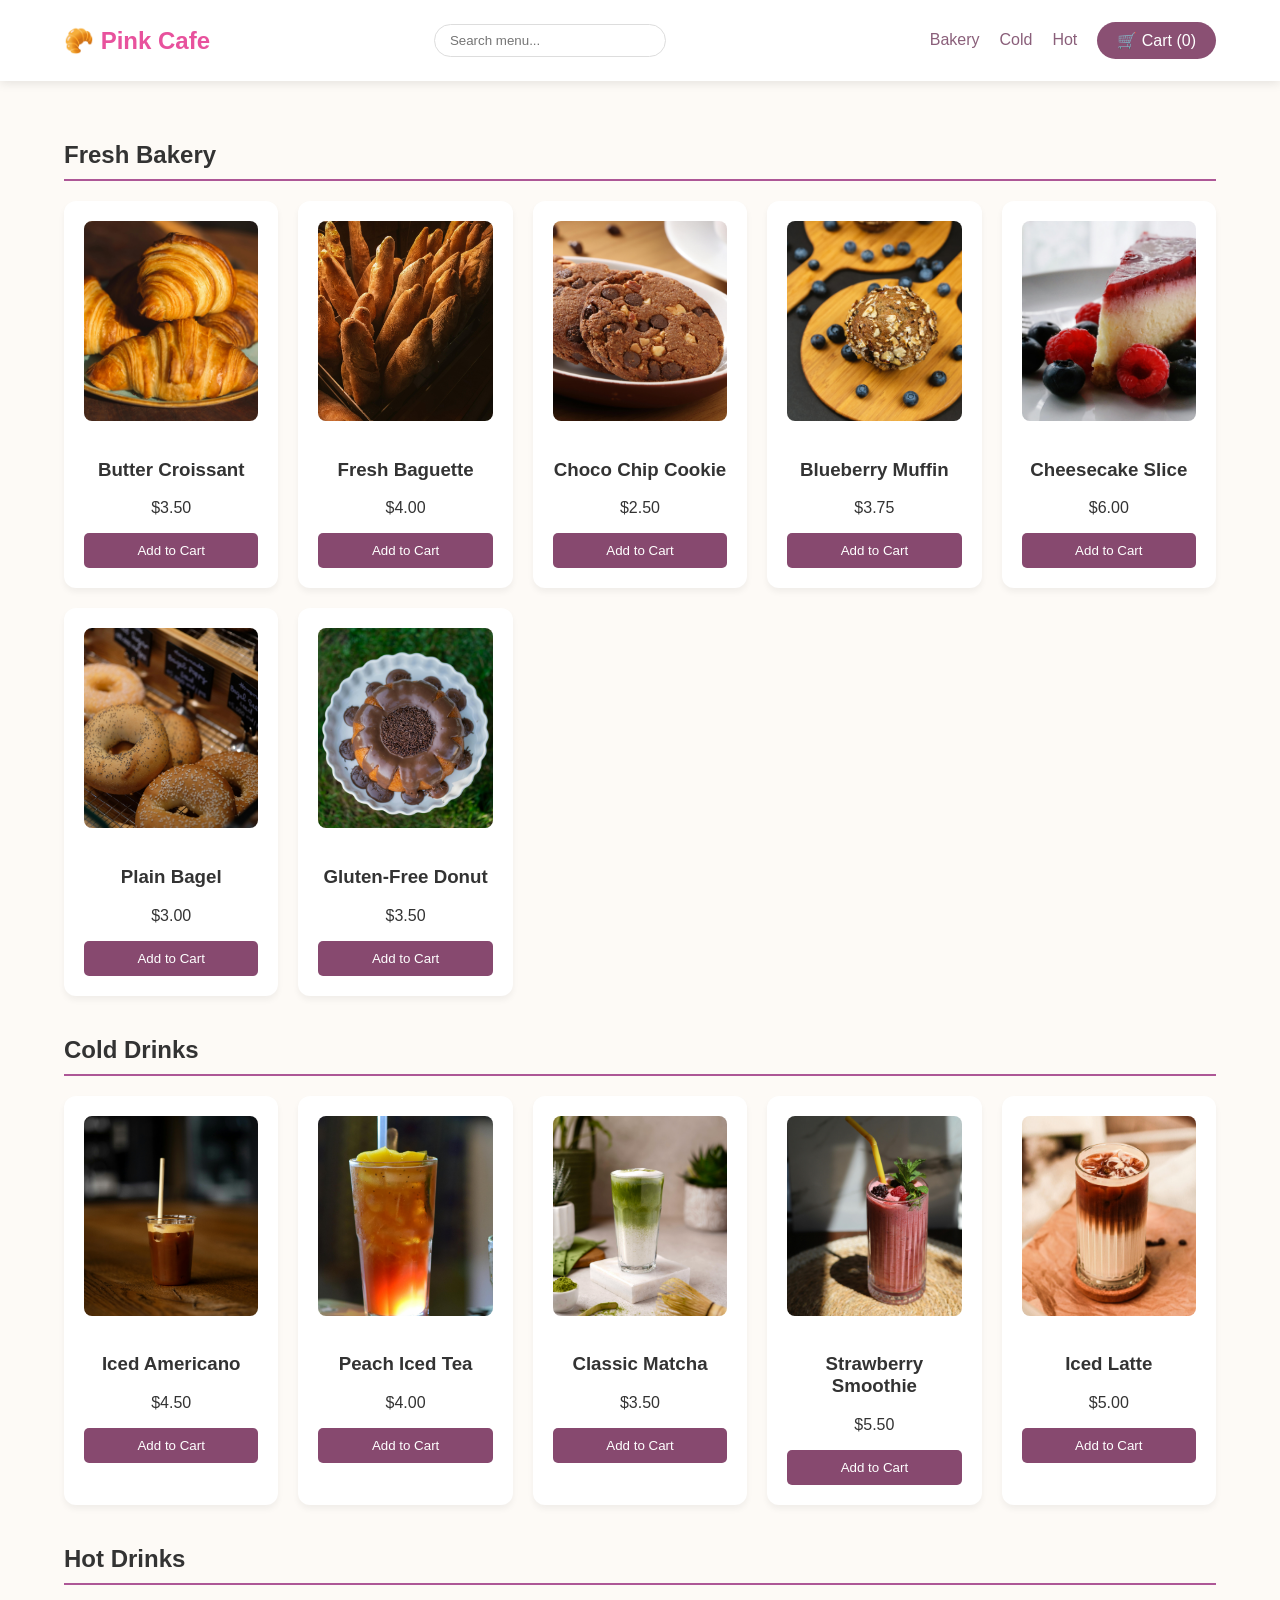
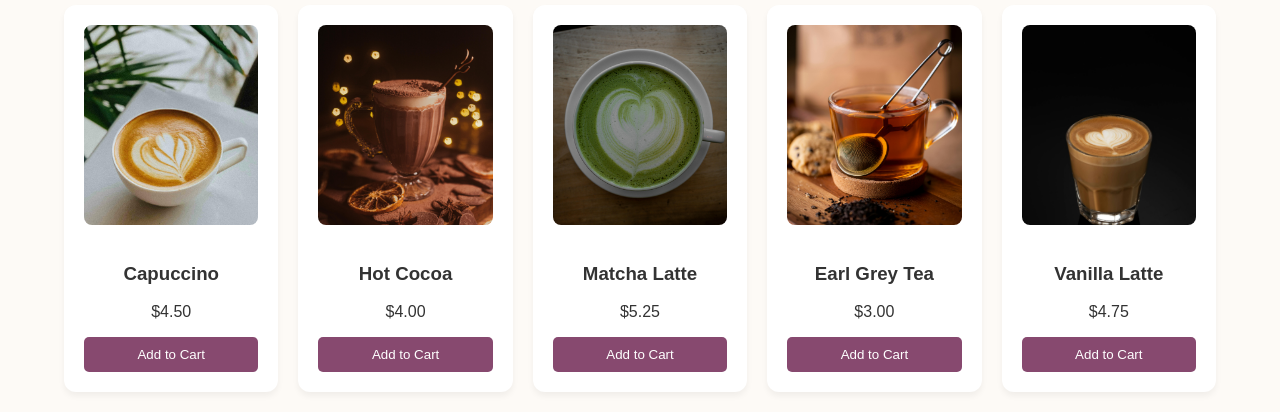
<file: index.html>
<!DOCTYPE html>
<html lang="en">
<head>
    <meta charset="UTF-8">
    <meta name="viewport" content="width=device-width, initial-scale=1.0">
    <title>Pink Cafe | Bakery & Coffee</title>
    <link rel="stylesheet" href="style.css">
    <script src="script.js" defer></script>
</head>
<body>

    <nav class="navbar">
        <div class="logo">🥐 Pink Cafe</div>
        <div class="search-container">
            <input type="text" id="menuSearch" placeholder="Search menu..." onkeyup="filterMenu()">
        </div>
        <ul class="nav-links">
            <li><a href="#bakery">Bakery</a></li>
            <li><a href="#cold-drinks">Cold</a></li>
            <li><a href="#hot-drinks">Hot</a></li>
            <li><a href="cart.html" class="cart-btn">🛒 Cart (<span id="cart-count">0</span>)</a></li>
        </ul>
    </nav>

    <main class="container">
    <!-- BAKERY SECTION (7 ITEMS) -->
    <h2>Fresh Bakery</h2>
    <div class="grid" id="bakery">
        <div class="menu-item">
            <img src="image/croissant.jpg.jpg" alt="Croissant">
            <h3>Butter Croissant</h3>
            <p>$3.50</p>
            <button class="add-btn" data-name="Butter Croissant" data-price="3.50">Add to Cart</button>
        </div>
        <div class="menu-item">
            <img src="image/baguette.jpg.jpg" alt="Baguette">
            <h3>Fresh Baguette</h3>
            <p>$4.00</p>
            <button class="add-btn" data-name="Fresh Baguette" data-price="4.00">Add to Cart</button>
        </div>
        <div class="menu-item">
            <img src="image/cookie.jpg.jpg" alt="Cookie">
            <h3>Choco Chip Cookie</h3>
            <p>$2.50</p>
            <button class="add-btn" data-name="Choco Chip Cookie" data-price="2.50">Add to Cart</button>
        </div>
        <div class="menu-item">
            <img src="image/blueberrymuffin.jpg.jpg" alt="Muffin">
            <h3>Blueberry Muffin</h3>
            <p>$3.75</p>
            <button class="add-btn" data-name="Blueberry Muffin" data-price="3.75">Add to Cart</button>
        </div>
        <div class="menu-item">
            <img src="image/cheesecake;jpg.jpg" alt="Cheesecake">
            <h3>Cheesecake Slice</h3>
            <p>$6.00</p>
            <button class="add-btn" data-name="Cheesecake Slice" data-price="6.00">Add to Cart</button>
        </div>
        <div class="menu-item">
            <img src="image/bagel.jpg.jpg" alt="Bagel">
            <h3>Plain Bagel</h3>
            <p>$3.00</p>
            <button class="add-btn" data-name="Plain Bagel" data-price="3.00">Add to Cart</button>
        </div>
        <div class="menu-item">
            <img src="image/donut.jpg.jpg" alt="Donut">
            <h3>Gluten-Free Donut</h3>
            <p>$3.50</p>
            <button class="add-btn" data-name="Gluten-Free Donut" data-price="3.50">Add to Cart</button>
        </div>
    </div>

    <!-- COLD DRINKS (5 ITEMS) -->
    <h2>Cold Drinks</h2>
    <div class="grid" id="cold-drinks">
        <div class="menu-item">
            <img src="image/americano.jpg.jpg" alt="Iced Coffee">
            <h3>Iced Americano</h3>
            <p>$4.50</p>
            <button class="add-btn" data-name="Iced Americano" data-price="4.50">Add to Cart</button>
        </div>
        <div class="menu-item">
            <img src="image/peach.jpg.jpg" alt="Iced Tea">
            <h3>Peach Iced Tea</h3>
            <p>$4.00</p>
            <button class="add-btn" data-name="Peach Iced Tea" data-price="4.00">Add to Cart</button>
        </div>
        <div class="menu-item">
            <img src="image/icedmatcha.jpg.jpg" alt="Matcha">
            <h3>Classic Matcha</h3>
            <p>$3.50</p>
            <button class="add-btn" data-name="Classic Matcha" data-price="3.50">Add to Cart</button>
        </div>
        <div class="menu-item">
            <img src="image/strawberrysmoothie,jpg.jpg" alt="Smoothie">
            <h3>Strawberry Smoothie</h3>
            <p>$5.50</p>
            <button class="add-btn" data-name="Strawberry Smoothie" data-price="5.50">Add to Cart</button>
        </div>
        <div class="menu-item">
            <img src="image/icedlatte.jpg.jpg" alt="Iced Latte">
            <h3>Iced Latte</h3>
            <p>$5.00</p>
            <button class="add-btn" data-name="Iced Latte" data-price="5.00">Add to Cart</button>
        </div>
    </div>

    <!-- HOT DRINKS (5 ITEMS) -->
    <h2>Hot Drinks</h2>
    <div class="grid" id="hot-drinks">
        <div class="menu-item">
            <img src="image/capuccino.jpg.jpg" alt="Flat White">
            <h3>Capuccino</h3>
            <p>$4.50</p>
            <button class="add-btn" data-name="Capuccino" data-price="4.50">Add to Cart</button>
        </div>
        <div class="menu-item">
            <img src="image/hotchocolate.j[g.jpg" alt="Hot Cocoa">
            <h3>Hot Cocoa</h3>
            <p>$4.00</p>
            <button class="add-btn" data-name="Hot Cocoa" data-price="4.00">Add to Cart</button>
        </div>
        <div class="menu-item">
            <img src="image/matcha.jpg.jpg" alt="Matcha">
            <h3>Matcha Latte</h3>
            <p>$5.25</p>
            <button class="add-btn" data-name="Matcha Latte" data-price="5.25">Add to Cart</button>
        </div>
        <div class="menu-item">
            <img src="image/icedtea.jpg.jpg" alt="Earl Grey">
            <h3>Earl Grey Tea</h3>
            <p>$3.00</p>
            <button class="add-btn" data-name="Earl Grey Tea" data-price="3.00">Add to Cart</button>
        </div>
        <div class="menu-item">
            <img src="image/latte.jpg.jpg" alt="Latte">
            <h3>Vanilla Latte</h3>
            <p>$4.75</p>
            <button class="add-btn" data-name="Vanilla Latte" data-price="4.75">Add to Cart</button>
        </div>
    </div>
</main>


</body>
</html>
</file>
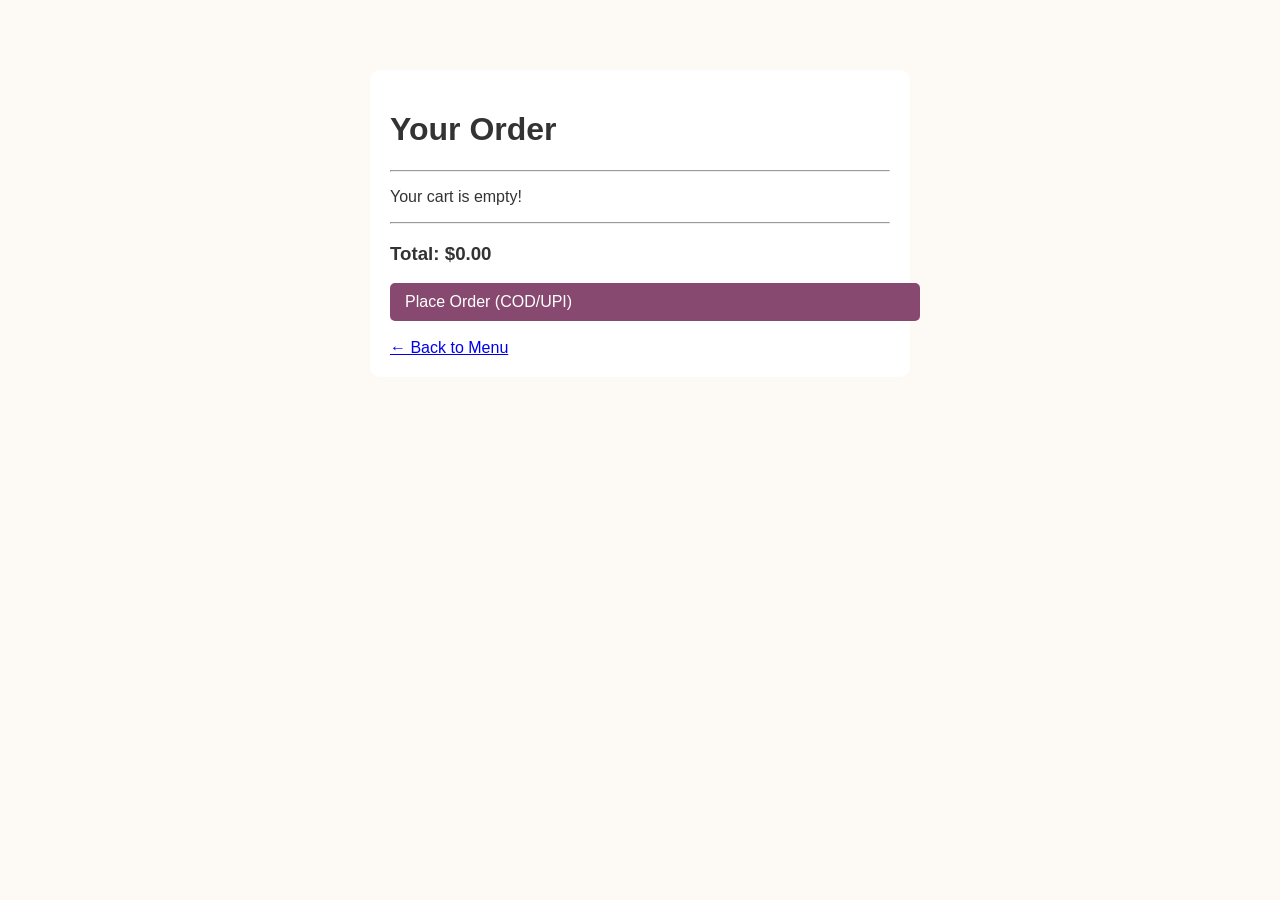
<file: cart.html>
<!DOCTYPE html>
<html>
<head>
    <title>Your Cart</title>
    <link rel="stylesheet" href="style.css">
</head>
<body>
    <div class="container">
        <div class="card" style="max-width: 500px; margin: 50px auto; padding: 20px; background: white; border-radius: 10px;">
            <h1>Your Order</h1>
            <hr>
            <div id="cart-list"></div> <!-- Items will appear here -->
            <hr>
            <h3>Total: $<span id="grand-total">0.00</span></h3>
           <a href="ordersuccess.html" class="add-btn" style="text-decoration: none; display: inline-block;">Place Order (COD/UPI)</a>
            <br><br>
            <a href="index.html">← Back to Menu</a>
        </div>
    </div>

    <script>
        // 1. Load Data
        const cart = JSON.parse(localStorage.getItem("cart")) || [];
        const list = document.getElementById('cart-list');
        let total = 0;

        // 2. Show Data
        if (cart.length === 0) {
            list.innerHTML = "<p>Your cart is empty!</p>";
        } else {
            cart.forEach(item => {
                const subtotal = item.price * item.quantity;
                total += subtotal;
                list.innerHTML += `<p><strong>${item.name}</strong> x ${item.quantity} = $${subtotal.toFixed(2)}</p>`;
            });
        }
        document.getElementById('grand-total').innerText = total.toFixed(2);

        // 3. Move to Success Page
        function processOrder() {
            if (cart.length === 0) return alert("Cart is empty!");
            localStorage.setItem("lastOrderTotal", total.toFixed(2));
            localStorage.removeItem("cart"); // Empty the cart
            window.location.href = "order-success";
        }
    </script>
</body>
</html>
</file>
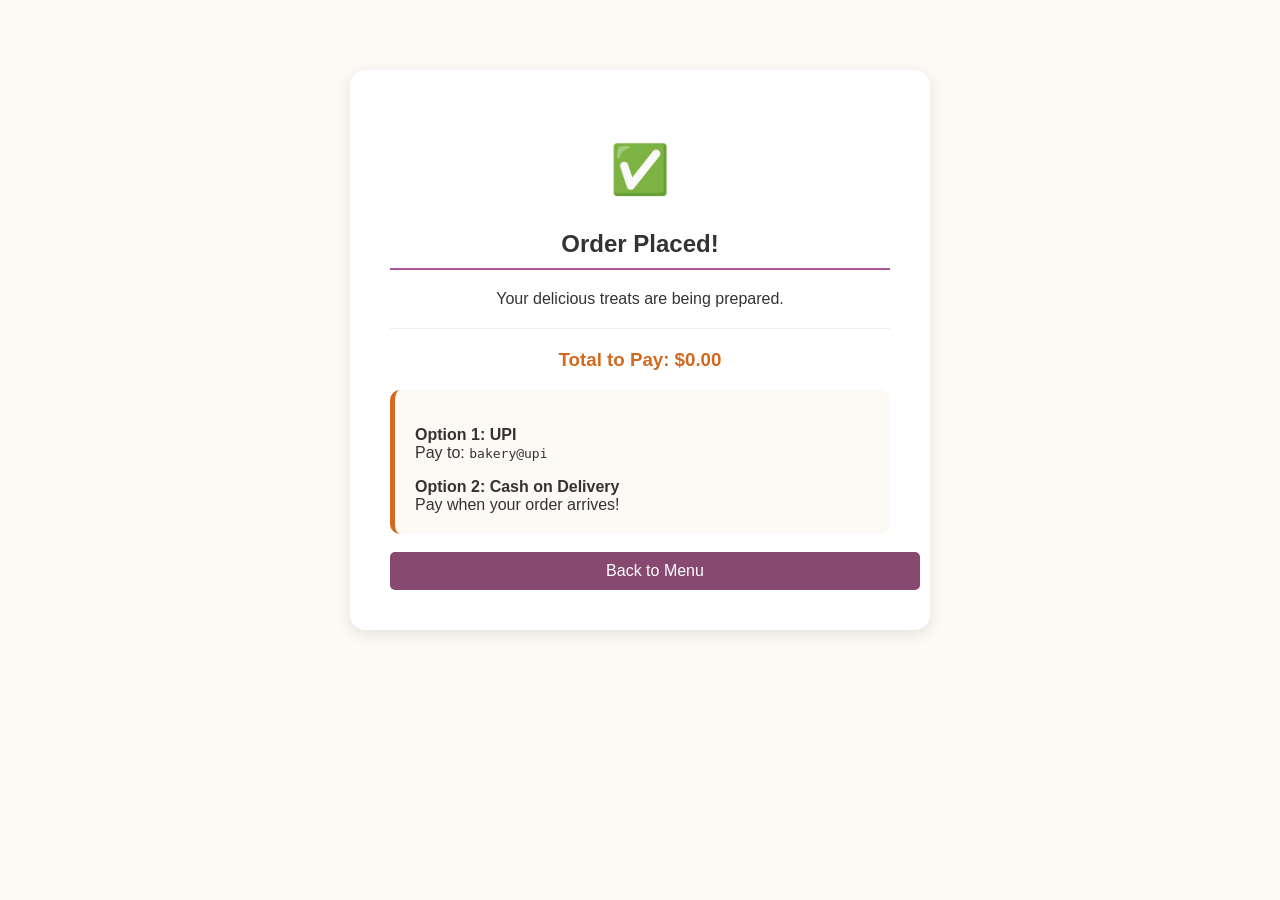
<file: ordersuccess.html>
<!DOCTYPE html>
<html lang="en">
<head>
    <meta charset="UTF-8">
    <title>Order Confirmed | Fresh Bakes</title>
    <link rel="stylesheet" href="style.css">
</head>
<body>
    <div class="container" style="text-align: center; margin-top: 50px;">
        <div class="card" style="max-width: 500px; margin: auto; padding: 40px; background: white; border-radius: 15px; box-shadow: 0 4px 15px rgba(0,0,0,0.1);">
            <h1 style="color: #28a745; font-size: 3rem;">✅</h1>
            <h2 style="margin-top: 0;">Order Placed!</h2>
            <p>Your delicious treats are being prepared.</p>
            <hr style="border: 0; border-top: 1px solid #eee; margin: 20px 0;">
            
            <h3 style="color: #d2691e;">Total to Pay: $<span id="final-amount">0.00</span></h3>
            
            <div style="text-align: left; background: #fdfaf6; padding: 20px; border-radius: 10px; border-left: 5px solid #d2691e;">
                <p><strong>Option 1: UPI</strong><br>Pay to: <code>bakery@upi</code></p>
                <p style="margin-bottom: 0;"><strong>Option 2: Cash on Delivery</strong><br>Pay when your order arrives!</p>
            </div>

            <br>
            <a href="index.html" class="add-btn" style="text-decoration: none; display: block;">Back to Menu</a>
        </div>
    </div>

    <script>
        // This script pulls the total we saved in the previous step
        const amount = localStorage.getItem("lastOrderTotal") || "0.00";
        document.getElementById('final-amount').innerText = amount;
    </script>
    <script>
   // This removes the cart items from the browser's memory
   localStorage.removeItem('cart'); 
   // If your cart uses a different name, like 'cartItems', use that instead.
</script>

</body>
</html>
</file>
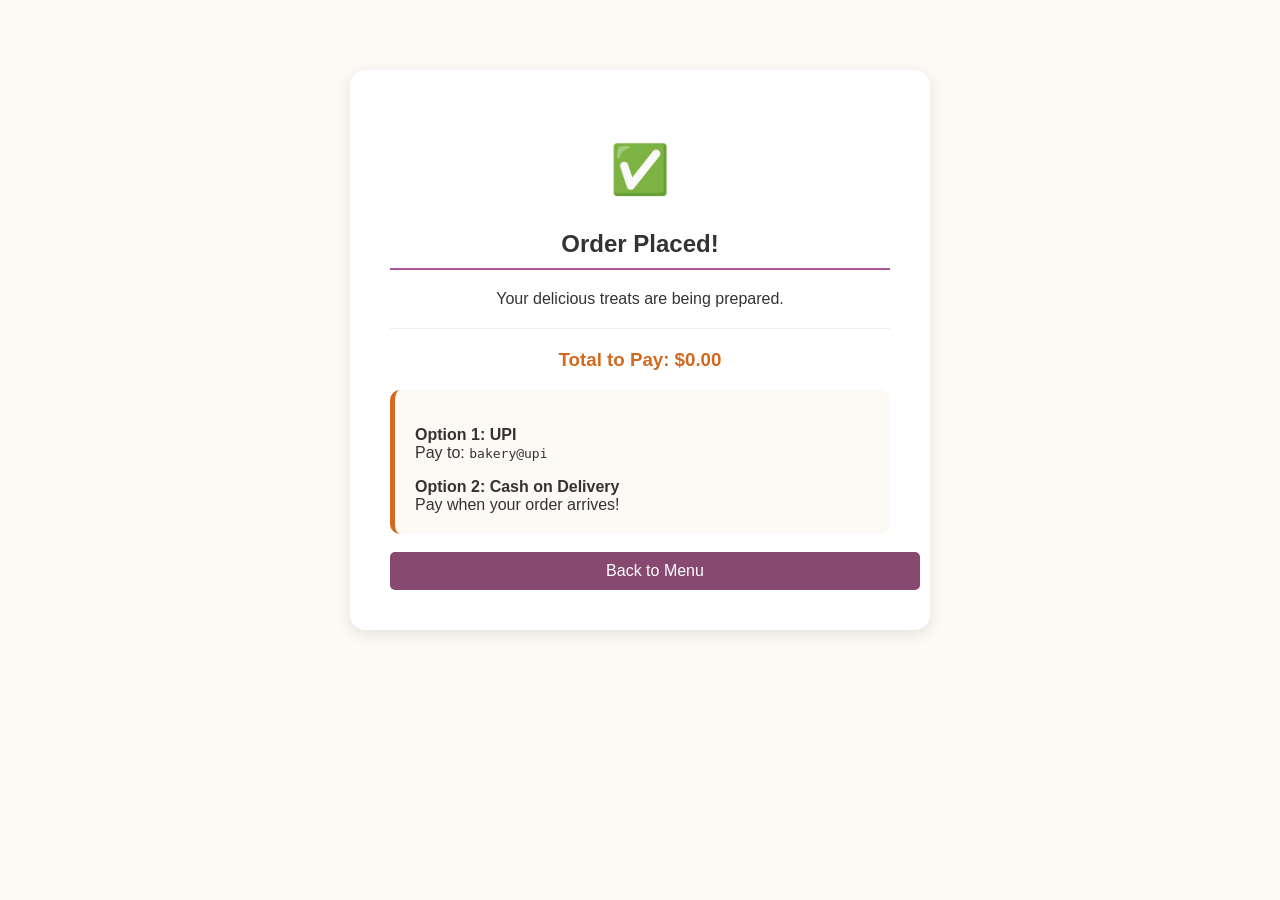
<file: ordersucess.html>
<!DOCTYPE html>
<html lang="en">
<head>
    <meta charset="UTF-8">
    <title>Order Confirmed | Fresh Bakes</title>
    <link rel="stylesheet" href="style.css">
</head>
<body>
    <div class="container" style="text-align: center; margin-top: 50px;">
        <div class="card" style="max-width: 500px; margin: auto; padding: 40px; background: white; border-radius: 15px; box-shadow: 0 4px 15px rgba(0,0,0,0.1);">
            <h1 style="color: #28a745; font-size: 3rem;">✅</h1>
            <h2 style="margin-top: 0;">Order Placed!</h2>
            <p>Your delicious treats are being prepared.</p>
            <hr style="border: 0; border-top: 1px solid #eee; margin: 20px 0;">
            
            <h3 style="color: #d2691e;">Total to Pay: $<span id="final-amount">0.00</span></h3>
            
            <div style="text-align: left; background: #fdfaf6; padding: 20px; border-radius: 10px; border-left: 5px solid #d2691e;">
                <p><strong>Option 1: UPI</strong><br>Pay to: <code>bakery@upi</code></p>
                <p style="margin-bottom: 0;"><strong>Option 2: Cash on Delivery</strong><br>Pay when your order arrives!</p>
            </div>

            <br>
            <a href="index.html" class="add-btn" style="text-decoration: none; display: block;">Back to Menu</a>
        </div>
    </div>

    <script>
        // This script pulls the total we saved in the previous step
        const amount = localStorage.getItem("lastOrderTotal") || "0.00";
        document.getElementById('final-amount').innerText = amount;
    </script>
</body>
</html>
</file>
<file: style.css>
/* General Setup */
html { scroll-behavior: smooth; }
body { font-family: 'Segoe UI', sans-serif; margin: 0; background: #fdfaf6; color: #333; }
.container { padding: 20px 5%; }

/* Navbar */
.navbar {
    position: sticky; top: 0; background: #fff;
    display: flex; justify-content: space-between; align-items: center;
    padding: 15px 5%; box-shadow: 0 2px 10px rgba(0,0,0,0.1); z-index: 1000;
}
.logo { font-size: 1.5rem; font-weight: bold; color: #e8529d; }
.nav-links { list-style: none; display: flex; gap: 20px; }
.nav-links a { text-decoration: none; color: #8a5f7a; font-weight: 500; }

/* Search Bar */
.search-container input {
    padding: 8px 15px; border-radius: 20px; border: 1px solid #ddd; width: 200px;
}

/* Menu Grid */
h2 { border-bottom: 2px solid #ad5796; padding-bottom: 10px; margin-top: 40px; }
.grid {
    display: grid; grid-template-columns: repeat(auto-fit, minmax(200px, 1fr)); gap: 20px;
}
.menu-item {
    background: #fff; padding: 20px; border-radius: 12px;
    text-align: center; box-shadow: 0 4px 6px rgba(0,0,0,0.05);
}
.menu-item img { width: 100%; height: 150px; object-fit: cover; border-radius: 8px; }

/* Buttons */
.add-btn {
    background: #87496f; color: #fff; border: none;
    padding: 10px 15px; border-radius: 5px; cursor: pointer; width: 100%;
}
.add-btn:hover { background: #e45897; }
.cart-btn { background: #8a5073; color: #fff !important; padding: 10px 20px; border-radius: 25px; }

.hidden { display: none !important; }
.menu-item img {
    width: 100%;
    height: 180px;
    object-fit: cover;
    border-radius: 8px 8px 0 0; /* Rounds only the top corners */
    margin-bottom: 15px;
}
.menu-item img {
    width: 100%;
    height: 200px; /* This keeps them all uniform */
    object-fit: cover; /* This prevents stretching */
    border-radius: 8px;
}
</file>
